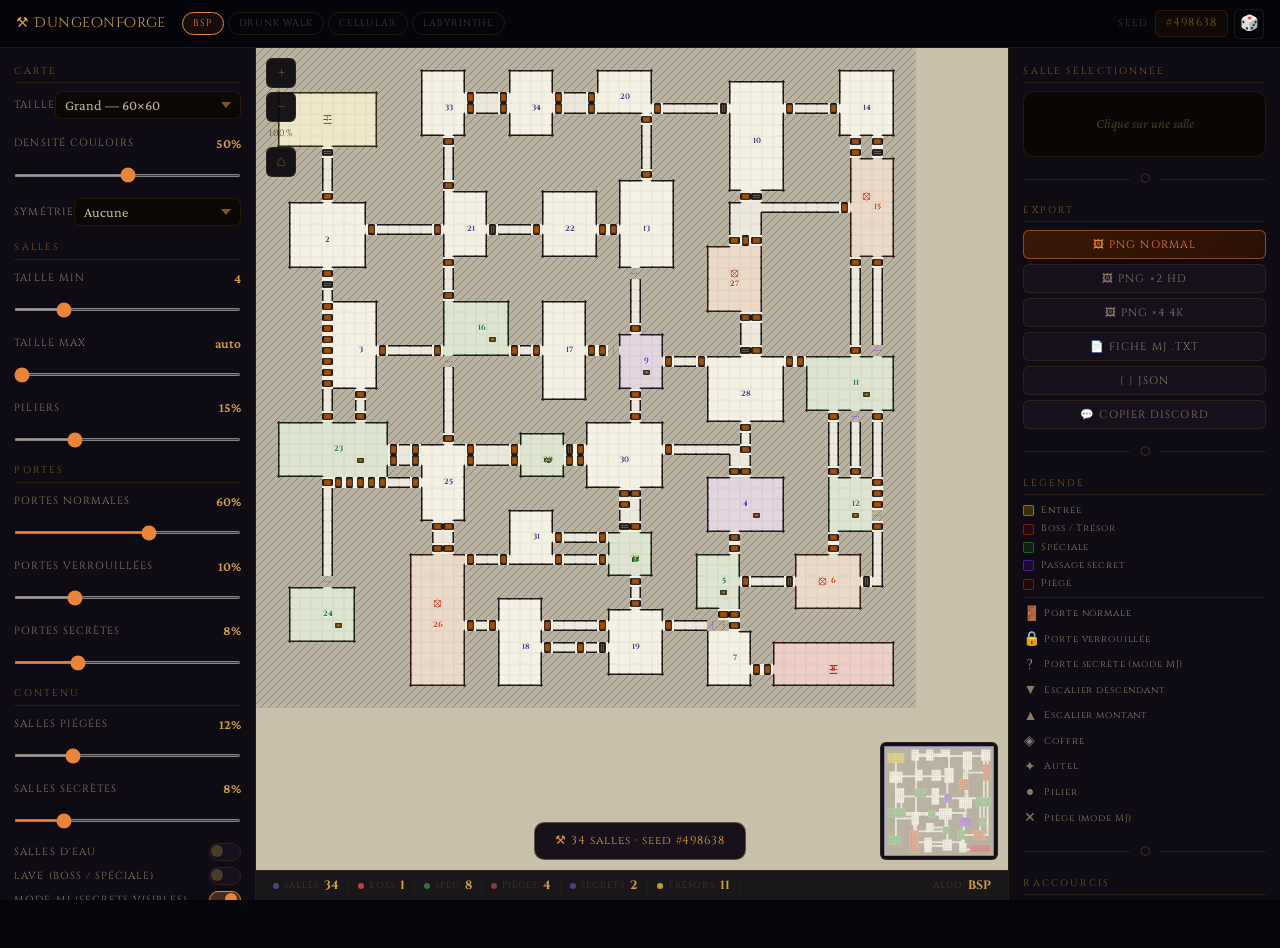
<file: index.html>
<!DOCTYPE html>
<html lang="fr">
<head>
<meta charset="UTF-8">
<meta name="viewport" content="width=device-width, initial-scale=1.0">
<title>DungeonForge</title>
<link href="https://fonts.googleapis.com/css2?family=Cinzel+Decorative:wght@700;900&family=Cinzel:wght@400;600;700&family=Crimson+Pro:ital,wght@0,300;0,400;0,600;1,400&display=swap" rel="stylesheet">
<link rel="stylesheet" href="style.css">
</head>
<body>

<!-- NAV -->
<nav class="nav">
  <span class="nav-logo">⚒ DungeonForge</span>
  <div class="nav-algo" id="algo-nav">
    <button class="algo-pill active" data-algo="bsp"      onclick="setAlgo(this)">BSP</button>
    <button class="algo-pill"        data-algo="drunk"    onclick="setAlgo(this)">Drunk Walk</button>
    <button class="algo-pill"        data-algo="cellular" onclick="setAlgo(this)">Cellular</button>
    <button class="algo-pill"        data-algo="maze"     onclick="setAlgo(this)">Labyrinthe</button>
  </div>
  <div class="nav-seed-wrap">
    <span class="seed-lbl">Seed</span>
    <div class="seed-disp" id="seed-disp" title="Cliquer pour copier">#—</div>
    <button class="mb" onclick="rerollSeed()" title="Nouveau seed + regénérer">🎲</button>
  </div>
</nav>

<div class="app">

  <!-- ── LEFT SIDEBAR ── -->
  <aside class="sidebar">

    <div class="sec">Carte</div>

    <div class="ctrl">
      <label>Taille
        <select id="sz">
          <option value="30">Petit — 30×30</option>
          <option value="45">Moyen — 45×45</option>
          <option value="60" selected>Grand — 60×60</option>
          <option value="80">Épique — 80×80</option>
          <option value="110">Colossal — 110×110</option>
        </select>
      </label>
    </div>

    <div class="ctrl">
      <label>Densité couloirs <span class="v" id="v-corr">50%</span></label>
      <input type="range" id="corr" min="10" max="90" value="50"
             oninput="updLabel('v-corr',this.value,'%')">
    </div>

    <div class="ctrl">
      <label>Symétrie
        <select id="symmetry">
          <option value="0" selected>Aucune</option>
          <option value="1">Horizontale</option>
          <option value="2">Verticale</option>
          <option value="3">Quadrant</option>
        </select>
      </label>
    </div>

    <div class="sec">Salles</div>

    <div class="ctrl">
      <label>Taille min <span class="v" id="v-rmin">4</span></label>
      <input type="range" id="room-min" min="3" max="8" value="4"
             oninput="updLabel('v-rmin',this.value)">
    </div>

    <div class="ctrl">
      <label>Taille max <span class="v" id="v-rmax">auto</span></label>
      <input type="range" id="room-max" min="0" max="20" value="0"
             oninput="updLabel('v-rmax',this.value==0?'auto':this.value)">
    </div>

    <div class="ctrl">
      <label>Piliers <span class="v" id="v-pillar">15%</span></label>
      <input type="range" id="pillar-p" min="0" max="60" value="15"
             oninput="updLabel('v-pillar',this.value,'%')">
    </div>

    <div class="sec">Portes</div>

    <div class="ctrl">
      <label>Portes normales <span class="v" id="v-door">60%</span></label>
      <input type="range" id="door-p" min="0" max="100" value="60"
             oninput="updLabel('v-door',this.value,'%')">
    </div>

    <div class="ctrl">
      <label>Portes verrouillées <span class="v" id="v-locked">10%</span></label>
      <input type="range" id="locked-p" min="0" max="40" value="10"
             oninput="updLabel('v-locked',this.value,'%')">
    </div>

    <div class="ctrl">
      <label>Portes secrètes <span class="v" id="v-secret">8%</span></label>
      <input type="range" id="secret-p" min="0" max="30" value="8"
             oninput="updLabel('v-secret',this.value,'%')">
    </div>

    <div class="sec">Contenu</div>

    <div class="ctrl">
      <label>Salles piégées <span class="v" id="v-trap">12%</span></label>
      <input type="range" id="trap-p" min="0" max="50" value="12"
             oninput="updLabel('v-trap',this.value,'%')">
    </div>

    <div class="ctrl">
      <label>Salles secrètes <span class="v" id="v-secroom">8%</span></label>
      <input type="range" id="secretroom-p" min="0" max="40" value="8"
             oninput="updLabel('v-secroom',this.value,'%')">
    </div>

    <div class="tog-row">
      <span>Salles d'eau</span>
      <label class="tog"><input type="checkbox" id="water"><div class="tog-track"></div><div class="tog-knob"></div></label>
    </div>

    <div class="tog-row">
      <span>Lave (boss / spéciale)</span>
      <label class="tog"><input type="checkbox" id="lava"><div class="tog-track"></div><div class="tog-knob"></div></label>
    </div>

    <div class="tog-row">
      <span>Mode MJ (secrets visibles)</span>
      <label class="tog"><input type="checkbox" id="mj-mode" checked><div class="tog-track"></div><div class="tog-knob"></div></label>
    </div>

    <div class="sep-rune"><span>⬡</span></div>

    <div class="btn-row">
      <button class="btn active" id="btn-num"  onclick="toggleNums()">N°</button>
      <button class="btn"        id="btn-grid" onclick="toggleGrid()">Grille</button>
      <button class="btn"        onclick="resetView()">⌂ Reset</button>
    </div>
    <div class="btn-row" style="margin-top:5px">
      <button class="btn btn-primary btn-full" id="btn-edit" onclick="toggleEditMode()">✏ Mode Édition</button>
    </div>

    <div class="sep-rune" style="margin-top:.9rem"><span>Historique</span></div>
    <div id="hist"></div>

  </aside>

  <!-- ── MAP ── -->
  <div class="map-area" id="map-wrap">
    <canvas id="mc"></canvas>

    <div class="map-btns-tl">
      <button class="mb" onclick="zoomIn()">+</button>
      <button class="mb" onclick="zoomOut()">−</button>
      <div class="zoom-pct" id="zoom-lbl">100%</div>
      <button class="mb" onclick="resetView()" style="margin-top:2px">⌂</button>
    </div>

    <!-- Edit toolbar — hidden until edit mode activated -->
    <div class="edit-toolbar" id="edit-toolbar" style="display:none">
      <span class="etool-lbl">Dessiner</span>
      <button class="mb etool active" data-tool="floor"       onclick="setEditTool('floor',this)"       title="Sol (cliquer/glisser)">▦</button>
      <button class="mb etool"        data-tool="corridor"    onclick="setEditTool('corridor',this)"    title="Couloir">╌</button>
      <button class="mb etool"        data-tool="wall"        onclick="setEditTool('wall',this)"        title="Mur (effacer)">■</button>
      <div class="etool-sep"></div>
      <span class="etool-lbl">Portes</span>
      <button class="mb etool"        data-tool="door"        onclick="setEditTool('door',this)"        title="Porte normale">🚪</button>
      <button class="mb etool"        data-tool="door_locked" onclick="setEditTool('door_locked',this)" title="Porte verrouillée">🔒</button>
      <button class="mb etool"        data-tool="door_secret" onclick="setEditTool('door_secret',this)" title="Porte secrète" style="font-family:'Cinzel',serif;font-size:.65rem">S</button>
      <div class="etool-sep"></div>
      <span class="etool-lbl">Décor</span>
      <button class="mb etool"        data-tool="pillar"      onclick="setEditTool('pillar',this)"      title="Pilier">●</button>
      <button class="mb etool"        data-tool="stairs_up"   onclick="setEditTool('stairs_up',this)"   title="Escalier montant">↑</button>
      <button class="mb etool"        data-tool="stairs_down" onclick="setEditTool('stairs_down',this)" title="Escalier descendant">↓</button>
      <div class="etool-sep"></div>
      <span class="etool-lbl">Salles</span>
      <button class="mb etool"        data-tool="room"        onclick="setEditTool('room',this)"        title="Nouvelle salle (glisser pour dessiner)">⬜</button>
      <button class="mb etool"        data-tool="del_room"    onclick="setEditTool('del_room',this)"    title="Supprimer salle" style="color:#c04040">✕</button>
      <div class="etool-sep"></div>
      <button class="mb" onclick="toggleEditMode()" style="color:#5a8a3a;font-size:.7rem;width:auto;padding:0 8px" title="Terminer l'édition">✓ Fin</button>
    </div>

    <div class="mm-wrap" id="mm-wrap">
      <canvas id="mm" width="110" height="110"></canvas>
    </div>

    <div class="statbar">
      <div class="si"><div class="sd" style="background:#4a4a7a"></div><span class="sl">Salles</span><span class="sv" id="st-r">—</span></div>
      <div class="si"><div class="sd" style="background:#c04040"></div><span class="sl">Boss</span><span class="sv" id="st-b">—</span></div>
      <div class="si"><div class="sd" style="background:#3d6b3d"></div><span class="sl">Spéc</span><span class="sv" id="st-s">—</span></div>
      <div class="si"><div class="sd" style="background:#8a3a3a"></div><span class="sl">Pièges</span><span class="sv" id="st-t">—</span></div>
      <div class="si"><div class="sd" style="background:#5a3a8a"></div><span class="sl">Secrets</span><span class="sv" id="st-sc">—</span></div>
      <div class="si"><div class="sd" style="background:#c0a020"></div><span class="sl">Trésors</span><span class="sv" id="st-tr">—</span></div>
      <div class="si" style="margin-left:auto"><span class="sl">Algo</span><span class="sv" id="st-al">—</span></div>
    </div>

    <div class="placeholder" id="ph">
      <div class="ph-icon">⚒</div>
      <div class="ph-txt">Génération en cours…</div>
    </div>
  </div>

  <!-- ── RIGHT SIDEBAR ── -->
  <aside class="sidebar-right">

    <div class="sec">Salle sélectionnée</div>
    <div class="rpanel" id="rpanel">
      <div class="r-empty">Clique sur une salle</div>
    </div>

    <div class="sep-rune"><span>⬡</span></div>
    <div class="sec">Export</div>
    <div class="btn-row" style="flex-direction:column;gap:5px">
      <button class="btn btn-primary btn-full" onclick="exportPNG(1)">🖼 PNG normal</button>
      <button class="btn btn-full"             onclick="exportPNG(2)">🖼 PNG ×2 HD</button>
      <button class="btn btn-full"             onclick="exportPNG(4)">🖼 PNG ×4 4K</button>
      <button class="btn btn-full"             onclick="exportTXT()">📄 Fiche MJ .txt</button>
      <button class="btn btn-full"             onclick="exportJSON()">{ } JSON</button>
      <button class="btn btn-full"             onclick="copyDiscord()">💬 Copier Discord</button>
    </div>

    <div class="sep-rune" style="margin-top:.8rem"><span>⬡</span></div>
    <div class="sec">Légende</div>
    <div class="leg-item"><div class="leg-swatch" style="background:#3a2e08;border:1px solid rgba(225,175,75,.5)"></div>Entrée</div>
    <div class="leg-item"><div class="leg-swatch" style="background:#2a0808;border:1px solid rgba(200,50,50,.5)"></div>Boss / Trésor</div>
    <div class="leg-item"><div class="leg-swatch" style="background:#0f2010;border:1px solid rgba(55,155,55,.5)"></div>Spéciale</div>
    <div class="leg-item"><div class="leg-swatch" style="background:#180a30;border:1px solid rgba(130,55,205,.5)"></div>Passage secret</div>
    <div class="leg-item"><div class="leg-swatch" style="background:#200808;border:1px solid rgba(185,55,28,.5)"></div>Piège</div>
    <div style="height:1px;background:var(--border);margin:5px 0"></div>
    <div class="leg-item"><span class="leg-ic">🚪</span>Porte normale</div>
    <div class="leg-item"><span class="leg-ic">🔒</span>Porte verrouillée</div>
    <div class="leg-item"><span class="leg-ic" style="color:#b080e0">?</span>Porte secrète (mode MJ)</div>
    <div class="leg-item"><span class="leg-ic">▼</span>Escalier descendant</div>
    <div class="leg-item"><span class="leg-ic">▲</span>Escalier montant</div>
    <div class="leg-item"><span class="leg-ic">◈</span>Coffre</div>
    <div class="leg-item"><span class="leg-ic">✦</span>Autel</div>
    <div class="leg-item"><span class="leg-ic">●</span>Pilier</div>
    <div class="leg-item"><span class="leg-ic">✕</span>Piège (mode MJ)</div>

    <div class="sep-rune" style="margin-top:.8rem"><span>⬡</span></div>
    <div class="sec">Raccourcis</div>
    <div style="display:flex;flex-direction:column;gap:3px">
      <div class="shortcut"><span class="kbd">Espace</span> Nouveau seed</div>
      <div class="shortcut"><span class="kbd">+</span><span class="kbd">−</span> Zoom</div>
      <div class="shortcut"><span class="kbd">R</span> Reset vue</div>
      <div class="shortcut"><span class="kbd">G</span> Grille</div>
      <div class="shortcut">Molette = zoom · Drag = pan</div>
    </div>

  </aside>
</div>

<div class="toast" id="toast"></div>

<script src="dungeonforge.js"></script>
</body>
</html>
</file>
<file: style.css>
*,*::before,*::after{box-sizing:border-box;margin:0;padding:0}
:root{
  --bg:#07050c;--bg2:#0e0b14;--bg3:#160f1c;--bgc:rgba(18,12,24,.97);
  --gold:#d4a040;--gold2:#f0c060;--gold3:#7a5820;
  --ember:#e8853a;--ember2:#a05020;
  --text:#c8b898;--textd:#8a7868;--textm:#4a3a2a;
  --border:rgba(180,120,40,.16);--borderb:rgba(240,192,96,.35);
  --r:6px;--rl:10px;
}
html,body{height:100%}
body{background:var(--bg);color:var(--text);font-family:'Crimson Pro',Georgia,serif;line-height:1.6;overflow:hidden}
::-webkit-scrollbar{width:5px}::-webkit-scrollbar-track{background:var(--bg2)}::-webkit-scrollbar-thumb{background:var(--gold3);border-radius:3px}

/* ── NAV ── */
.nav{position:fixed;top:0;left:0;right:0;z-index:300;height:48px;background:rgba(7,5,12,.97);border-bottom:1px solid var(--border);display:flex;align-items:center;padding:0 1rem;gap:1rem;backdrop-filter:blur(8px)}
.nav-logo{font-family:'Cinzel Decorative',serif;font-size:.85rem;color:var(--gold);letter-spacing:.04em;white-space:nowrap}
.nav-seed-wrap{margin-left:auto;display:flex;align-items:center;gap:6px;flex-shrink:0}
.seed-lbl{font-family:'Cinzel',serif;font-size:.6rem;letter-spacing:.15em;color:var(--textm);text-transform:uppercase}
.seed-disp{font-family:'Cinzel',serif;font-size:.72rem;letter-spacing:.1em;color:var(--gold3);background:rgba(20,12,4,.8);border:1px solid var(--border);border-radius:var(--r);padding:3px 10px;cursor:pointer;transition:border-color .2s;user-select:none}
.seed-disp:hover{border-color:var(--borderb);color:var(--gold)}
.nav-algo{display:flex;gap:4px}
.algo-pill{font-family:'Cinzel',serif;font-size:.6rem;letter-spacing:.1em;text-transform:uppercase;padding:4px 10px;border-radius:20px;border:1px solid var(--border);background:transparent;color:var(--textm);cursor:pointer;transition:all .18s;white-space:nowrap}
.algo-pill:hover{border-color:var(--gold3);color:var(--gold3)}
.algo-pill.active{border-color:var(--ember);color:var(--ember);background:rgba(232,133,58,.07)}

/* ── LAYOUT ── */
.app{display:grid;grid-template-columns:256px 1fr 272px;height:calc(100vh - 48px);margin-top:48px}
.sidebar{background:var(--bg2);border-right:1px solid var(--border);overflow-y:auto;padding:1rem .9rem}
.sidebar-right{background:var(--bg2);border-left:1px solid var(--border);overflow-y:auto;padding:1rem .9rem}
.map-area{position:relative;background:#c8c0a8;overflow:hidden;cursor:grab}
.map-area:active{cursor:grabbing}
#mc{position:absolute;top:0;left:0;image-rendering:pixelated;transform-origin:0 0}

/* ── CONTROLS ── */
.sec{font-family:'Cinzel',serif;font-size:.6rem;letter-spacing:.22em;text-transform:uppercase;color:var(--gold3);margin:.9rem 0 .5rem;padding-bottom:3px;border-bottom:1px solid var(--border)}
.sec:first-child{margin-top:0}
.ctrl{margin-bottom:.85rem}
.ctrl>label{display:flex;justify-content:space-between;align-items:center;font-family:'Cinzel',serif;font-size:.65rem;letter-spacing:.1em;text-transform:uppercase;color:var(--textd);margin-bottom:4px}
.ctrl>label .v{font-family:'Crimson Pro',serif;font-size:.85rem;letter-spacing:0;text-transform:none;color:var(--gold);font-weight:600}
select{width:100%;background:rgba(12,8,4,.95);border:1px solid var(--border);border-radius:var(--r);color:var(--text);font-family:'Crimson Pro',serif;font-size:.9rem;padding:5px 28px 5px 9px;outline:none;transition:border-color .2s;appearance:none;background-image:url("data:image/svg+xml,%3Csvg xmlns='http://www.w3.org/2000/svg' width='10' height='6'%3E%3Cpath d='M0 0l5 6 5-6z' fill='%237a5820'/%3E%3C/svg%3E");background-repeat:no-repeat;background-position:right 9px center}
select:focus,select:hover{border-color:var(--borderb)}
select option{background:#160e08}
input[type=range]{width:100%;height:3px;background:var(--bg3);border:none;border-radius:2px;outline:none;cursor:pointer;accent-color:var(--ember);margin-top:2px}
input[type=text],input[type=number]{width:100%;background:rgba(12,8,4,.95);border:1px solid var(--border);border-radius:var(--r);color:var(--text);font-family:'Crimson Pro',serif;font-size:.9rem;padding:5px 9px;outline:none;transition:border-color .2s}
input[type=text]:focus,input[type=number]:focus{border-color:var(--borderb)}
.diff-track{height:3px;background:var(--bg3);border-radius:2px;margin-top:3px;overflow:hidden}
.diff-fill{height:100%;border-radius:2px;transition:width .3s,background .3s}

/* ── BUTTONS ── */
.btn{font-family:'Cinzel',serif;font-size:.68rem;letter-spacing:.1em;text-transform:uppercase;padding:6px 13px;border-radius:var(--r);border:1px solid var(--border);background:var(--bg3);color:var(--textd);cursor:pointer;transition:all .18s;white-space:nowrap}
.btn:hover{border-color:var(--borderb);color:var(--gold)}.btn:active{transform:scale(.97)}
.btn.active{border-color:rgba(232,133,58,.5);color:var(--ember)}
.btn-primary{background:linear-gradient(135deg,#3a1808,#2a1004);border-color:rgba(232,133,58,.5);color:var(--ember)}
.btn-primary:hover{background:linear-gradient(135deg,#4a2010,#3a1808);border-color:var(--ember);color:#f0a060;box-shadow:0 0 14px rgba(232,133,58,.18)}
.btn-row{display:flex;gap:5px;flex-wrap:wrap}
.btn-full{width:100%;justify-content:center;text-align:center;display:block}
.sep-rune{display:flex;align-items:center;gap:.6rem;margin:.8rem 0;color:var(--textm);font-size:.75rem}
.sep-rune::before,.sep-rune::after{content:'';flex:1;height:1px;background:var(--border)}

/* ── TOGGLE ── */
.tog-row{display:flex;align-items:center;justify-content:space-between;margin-bottom:6px}
.tog-row span{font-family:'Cinzel',serif;font-size:.64rem;letter-spacing:.1em;text-transform:uppercase;color:var(--textd)}
.tog{position:relative;width:32px;height:18px;cursor:pointer;flex-shrink:0}
.tog input{opacity:0;width:0;height:0;position:absolute}
.tog-track{position:absolute;inset:0;background:var(--bg3);border-radius:9px;border:1px solid var(--border);transition:background .2s,border-color .2s}
.tog input:checked~.tog-track{background:rgba(232,133,58,.25);border-color:var(--ember)}
.tog-knob{position:absolute;top:2px;left:2px;width:12px;height:12px;background:var(--textm);border-radius:50%;transition:transform .2s,background .2s}
.tog input:checked~.tog-knob{transform:translateX(14px);background:var(--ember)}

/* ── MAP OVERLAYS ── */
.map-btns-tl{position:absolute;top:10px;left:10px;z-index:20;display:flex;flex-direction:column;gap:4px}
.map-btns-tr{position:absolute;top:10px;right:10px;z-index:20;display:flex;flex-direction:column;gap:4px}
.mb{width:30px;height:30px;background:rgba(7,5,12,.92);border:1px solid var(--border);border-radius:var(--r);color:var(--gold3);font-size:.95rem;cursor:pointer;display:flex;align-items:center;justify-content:center;transition:all .18s;font-family:'Cinzel',serif;line-height:1}
.mb:hover{border-color:var(--borderb);color:var(--gold)}.mb.active{border-color:var(--ember);color:var(--ember)}
.zoom-pct{font-family:'Cinzel',serif;font-size:.58rem;color:var(--textm);text-align:center;letter-spacing:.08em}
.mm-wrap{position:absolute;bottom:40px;right:10px;z-index:20;background:rgba(4,3,10,.92);border:1px solid var(--border);border-radius:var(--r);padding:3px;display:none}
#mm{display:block}

/* ── STAT BAR ── */
.statbar{position:absolute;bottom:0;left:0;right:0;z-index:20;background:rgba(7,5,12,.9);border-top:1px solid var(--border);display:flex;align-items:center;height:30px;padding:0 8px;overflow-x:auto;gap:0}
.si{display:flex;align-items:center;gap:5px;padding:0 9px;border-right:1px solid rgba(80,60,30,.2);white-space:nowrap}
.si:last-child{border-right:none;margin-left:auto}
.sd{width:6px;height:6px;border-radius:50%;flex-shrink:0}
.sl{font-family:'Cinzel',serif;font-size:.56rem;letter-spacing:.12em;color:var(--textm);text-transform:uppercase}
.sv{font-family:'Cinzel',serif;font-size:.76rem;font-weight:700;color:var(--gold)}

/* ── ROOM PANEL ── */
.rpanel{background:rgba(10,7,4,.95);border:1px solid var(--border);border-radius:var(--rl);padding:.9rem;margin-top:.5rem}
.r-empty{font-family:'Crimson Pro',serif;font-size:.85rem;color:var(--textm);text-align:center;font-style:italic;padding:.4rem 0}
.r-num{font-family:'Cinzel Decorative',serif;font-size:1.3rem;color:var(--gold3);line-height:1;flex-shrink:0}
.r-badge{display:inline-block;font-family:'Cinzel',serif;font-size:.56rem;letter-spacing:.14em;text-transform:uppercase;padding:2px 7px;border-radius:20px;border:1px solid}
.b-gold{color:var(--gold);border-color:rgba(212,160,64,.4);background:rgba(212,160,64,.07)}
.b-red{color:#d05050;border-color:rgba(208,80,80,.4);background:rgba(208,80,80,.07)}
.b-green{color:#7aba4a;border-color:rgba(122,186,74,.4);background:rgba(122,186,74,.07)}
.b-purple{color:#b080e0;border-color:rgba(176,128,224,.4);background:rgba(176,128,224,.07)}
.b-ember{color:var(--ember);border-color:rgba(232,133,58,.4);background:rgba(232,133,58,.07)}
.b-grey{color:var(--textd);border-color:rgba(100,90,80,.3);background:rgba(100,90,80,.05)}
.r-row{display:flex;gap:6px;margin-bottom:5px;align-items:flex-start}
.r-lbl{font-family:'Cinzel',serif;font-size:.58rem;letter-spacing:.12em;text-transform:uppercase;color:var(--textm);min-width:52px;padding-top:2px;flex-shrink:0}
.r-val{font-family:'Crimson Pro',serif;font-size:.86rem;color:var(--text);flex:1;line-height:1.4}
.r-note{width:100%;background:rgba(8,5,2,.8);border:1px solid rgba(80,60,30,.18);border-radius:var(--r);color:var(--textd);font-family:'Crimson Pro',serif;font-size:.86rem;padding:5px 7px;resize:vertical;min-height:46px;outline:none;transition:border-color .2s;margin-top:3px}
.r-note:focus{border-color:var(--border)}
.r-name-inp{width:100%;background:rgba(8,5,2,.8);border:1px solid rgba(80,60,30,.18);border-radius:var(--r);color:var(--gold);font-family:'Cinzel',serif;font-size:.75rem;letter-spacing:.06em;padding:3px 7px;outline:none;margin-bottom:6px;transition:border-color .2s}
.r-name-inp:focus{border-color:var(--border)}

/* ── HISTORY ── */
.hi{padding:6px 9px;border:1px solid rgba(80,60,30,.22);border-radius:var(--r);margin-bottom:4px;cursor:pointer;transition:border-color .18s;display:flex;justify-content:space-between;align-items:center}
.hi:hover{border-color:var(--gold3)}
.hi-seed{font-family:'Cinzel',serif;font-size:.68rem;color:var(--gold3);letter-spacing:.08em}
.hi-meta{font-family:'Crimson Pro',serif;font-size:.78rem;color:var(--textm)}

/* ── LEGEND ── */
.leg-item{display:flex;align-items:center;gap:7px;font-family:'Cinzel',serif;font-size:.6rem;letter-spacing:.09em;color:var(--textd);margin-bottom:3px}
.leg-swatch{width:11px;height:11px;border-radius:2px;flex-shrink:0}

/* ── TOAST ── */
.toast{position:fixed;bottom:2.5rem;left:50%;transform:translateX(-50%) translateY(8px);z-index:999;background:var(--bgc);border:1px solid var(--borderb);border-radius:var(--rl);padding:9px 20px;font-family:'Cinzel',serif;font-size:.72rem;letter-spacing:.08em;color:var(--gold);opacity:0;transition:all .28s;pointer-events:none;white-space:nowrap}
.toast.show{opacity:1;transform:translateX(-50%) translateY(0)}

/* ── PLACEHOLDER ── */
.placeholder{position:absolute;inset:0;display:flex;flex-direction:column;align-items:center;justify-content:center;gap:1rem;pointer-events:none}
.placeholder .ph-icon{font-size:3.5rem;opacity:.07}
.placeholder .ph-txt{font-family:'Cinzel',serif;font-size:.8rem;letter-spacing:.15em;color:var(--textm);text-transform:uppercase}
.placeholder .ph-sub{font-family:'Crimson Pro',serif;font-size:.82rem;color:var(--textm)}
.kbd{display:inline-block;background:rgba(30,20,10,.8);border:1px solid var(--border);border-radius:3px;padding:1px 5px;font-family:monospace;font-size:.68rem;color:var(--textm)}

@media(max-width:960px){.app{grid-template-columns:220px 1fr}.sidebar-right{display:none}}
@media(max-width:640px){.app{grid-template-columns:1fr}.sidebar{display:none}}

/* Legend icon */
.leg-ic{width:14px;text-align:center;display:inline-block;font-size:.88rem;flex-shrink:0}
/* Shortcut row */
.shortcut{font-family:'Crimson Pro',serif;font-size:.82rem;color:var(--textd)}

/* ── Edit toolbar ── */
.edit-toolbar{
  position:absolute;top:10px;left:50%;transform:translateX(-50%);
  z-index:25;
  background:rgba(7,5,12,.96);
  border:1px solid var(--borderb);
  border-radius:var(--rl);
  padding:5px 10px;
  display:flex;align-items:center;gap:4px;
  flex-wrap:wrap;
  max-width:calc(100% - 80px);
  box-shadow:0 4px 20px rgba(0,0,0,.5);
}
.etool-lbl{
  font-family:'Cinzel',serif;font-size:.56rem;letter-spacing:.12em;
  color:var(--gold3);text-transform:uppercase;white-space:nowrap;
  padding:0 2px;
}
.etool-sep{width:1px;height:22px;background:var(--border);margin:0 2px;flex-shrink:0}
.etool.active{border-color:var(--ember)!important;color:var(--ember)!important;background:rgba(232,133,58,.1)!important}
</file>
